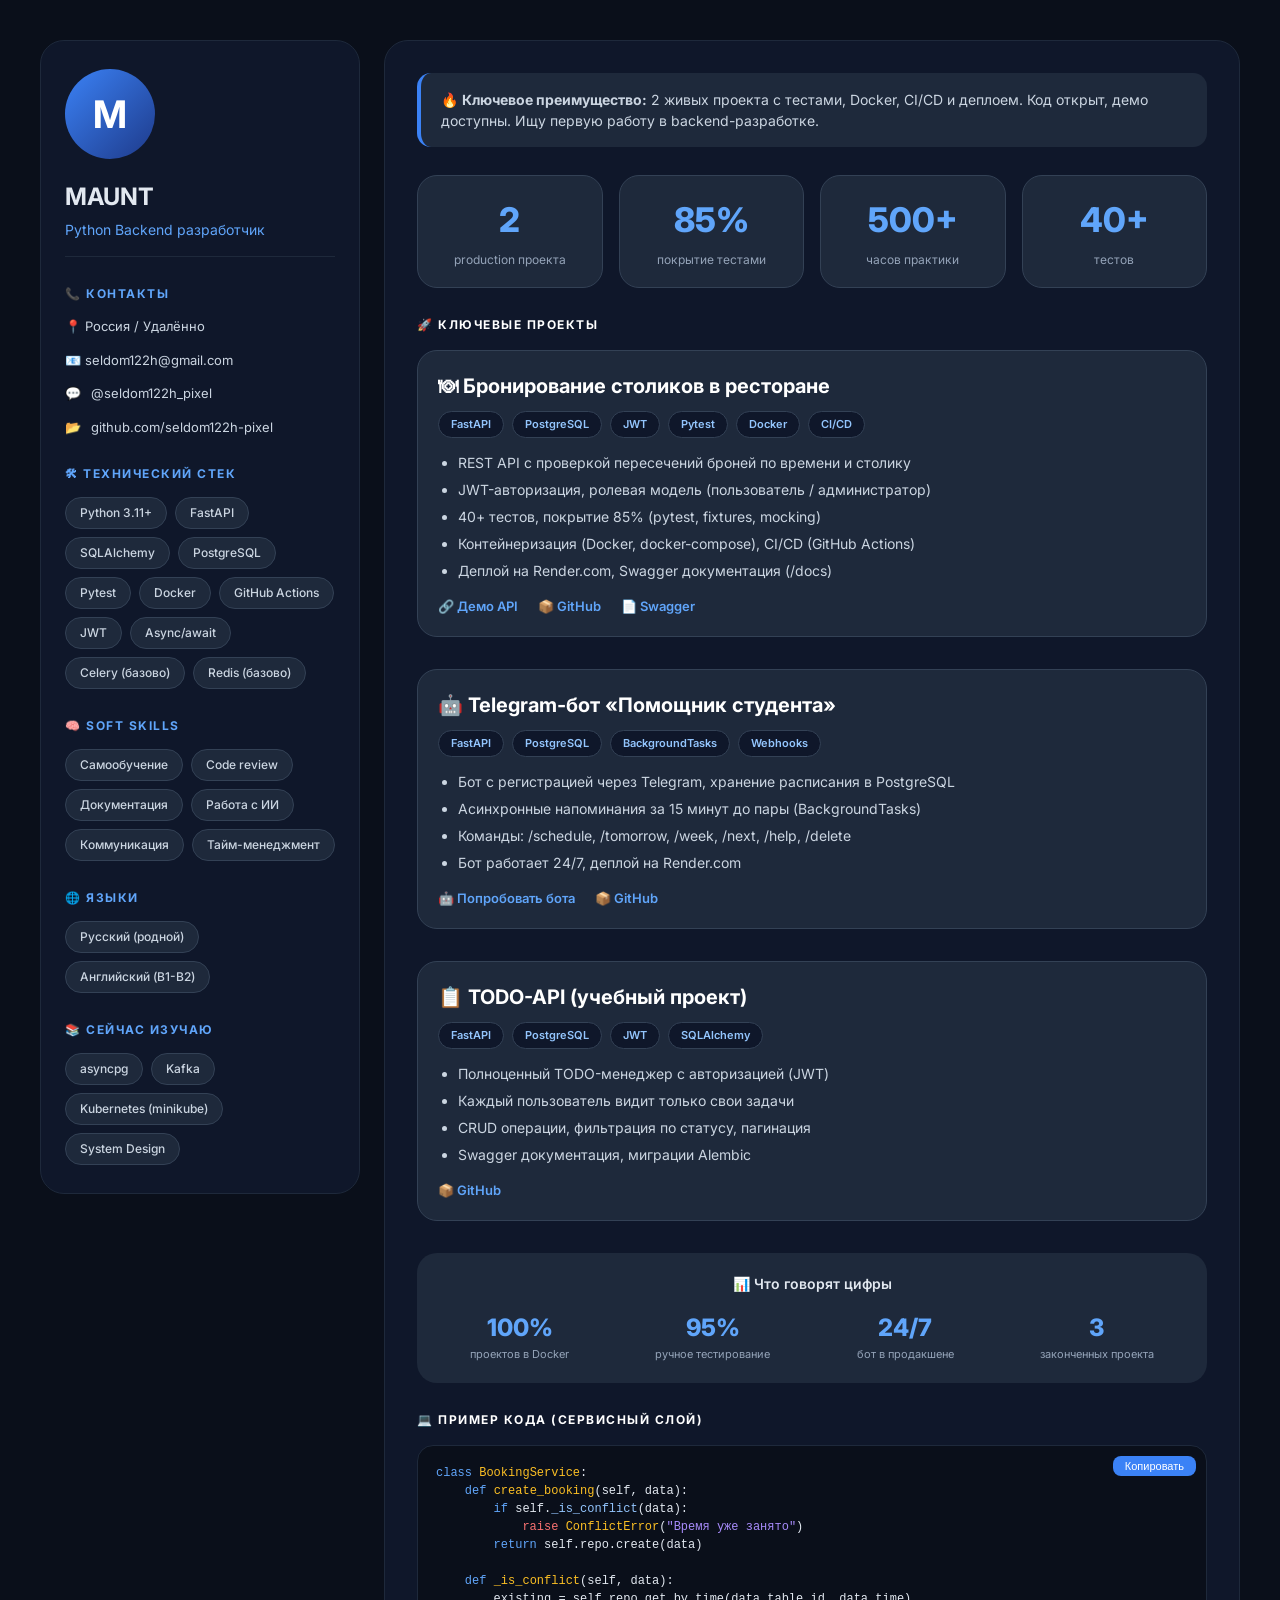
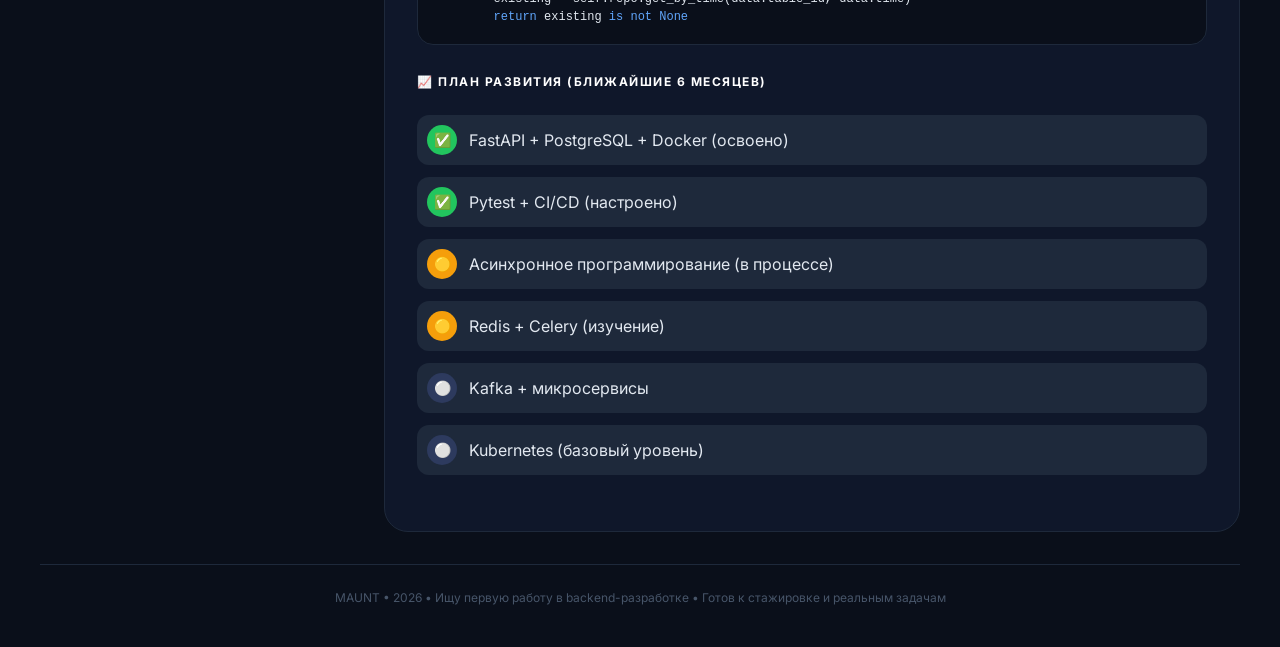
<file: index.html>
<!DOCTYPE html>
<html lang="ru">
<head>
    <meta charset="UTF-8">
    <meta name="viewport" content="width=device-width, initial-scale=1.0">
    <title>MAUNT | Python Backend разработчик</title>
    <link href="https://fonts.googleapis.com/css2?family=Inter:opsz,wght@14..32,400;14..32,500;14..32,600;14..32,700;14..32,800&display=swap" rel="stylesheet">
    <style>
        * {
            margin: 0;
            padding: 0;
            box-sizing: border-box;
        }

        body {
            font-family: 'Inter', sans-serif;
            background: #0a0f1a;
            color: #e2e8f0;
            line-height: 1.5;
            padding: 40px 20px;
        }

        .container {
            max-width: 1200px;
            margin: 0 auto;
        }

        /* ДВЕ КОЛОНКИ */
        .two-columns {
            display: grid;
            grid-template-columns: 320px 1fr;
            gap: 24px;
        }

        /* ЛЕВАЯ КОЛОНКА */
        .sidebar {
            background: #0f172a;
            border-radius: 24px;
            padding: 28px 24px;
            border: 1px solid #1e293b;
            height: fit-content;
            position: sticky;
            top: 20px;
        }

        /* ПРАВАЯ КОЛОНКА */
        .main-content {
            background: #0f172a;
            border-radius: 24px;
            padding: 32px;
            border: 1px solid #1e293b;
        }

        /* Аватар с пульсацией */
        .avatar {
            width: 90px;
            height: 90px;
            background: linear-gradient(135deg, #3b82f6, #1e3a8a);
            border-radius: 50%;
            display: flex;
            align-items: center;
            justify-content: center;
            margin-bottom: 20px;
            cursor: pointer;
            transition: 0.3s;
            animation: pulse 2s infinite;
        }
        @keyframes pulse {
            0% { box-shadow: 0 0 0 0 rgba(59,130,246,0.4); }
            70% { box-shadow: 0 0 0 10px rgba(59,130,246,0); }
            100% { box-shadow: 0 0 0 0 rgba(59,130,246,0); }
        }
        .avatar:hover {
            transform: scale(1.05);
        }
        .avatar span {
            font-size: 38px;
            font-weight: 700;
            color: white;
        }

        .name {
            font-size: 24px;
            font-weight: 700;
            margin-bottom: 4px;
        }

        .title {
            font-size: 14px;
            color: #60a5fa;
            margin-bottom: 20px;
            padding-bottom: 16px;
            border-bottom: 1px solid #1e293b;
        }

        /* Контакты с интерактивом */
        .contact-item {
            display: flex;
            align-items: center;
            gap: 10px;
            margin-bottom: 14px;
            font-size: 13px;
            color: #cbd5e1;
            transition: 0.2s;
            cursor: pointer;
        }
        .contact-item:hover {
            transform: translateX(5px);
            color: white;
        }
        .contact-item a {
            color: #cbd5e1;
            text-decoration: none;
        }
        .contact-item a:hover {
            color: white;
        }

        .section-title {
            font-size: 12px;
            font-weight: 700;
            text-transform: uppercase;
            letter-spacing: 1.5px;
            color: #60a5fa;
            margin: 28px 0 14px 0;
        }
        .section-title:first-of-type {
            margin-top: 0;
        }

        /* Теги навыков с анимацией */
        .skills {
            display: flex;
            flex-wrap: wrap;
            gap: 8px;
        }
        .skill {
            background: #1e293b;
            border: 1px solid #334155;
            padding: 6px 14px;
            border-radius: 30px;
            font-size: 12px;
            font-weight: 500;
            color: #cbd5e1;
            transition: all 0.2s;
            cursor: default;
        }
        .skill:hover {
            background: #2d3a5e;
            border-color: #3b82f6;
            transform: scale(1.03);
            color: white;
        }

        /* Статистика */
        .stats {
            display: flex;
            gap: 16px;
            margin: 24px 0 28px 0;
        }
        .stat-card {
            background: #1e293b;
            border-radius: 20px;
            padding: 18px 12px;
            text-align: center;
            flex: 1;
            border: 1px solid #334155;
            transition: all 0.2s;
            cursor: default;
        }
        .stat-card:hover {
            transform: translateY(-5px);
            border-color: #3b82f6;
            background: #253450;
        }
        .stat-number {
            font-size: 34px;
            font-weight: 800;
            color: #60a5fa;
        }
        .stat-label {
            font-size: 12px;
            color: #94a3b8;
            margin-top: 6px;
        }

        /* Блок преимущества с интерактивом */
        .highlight {
            background: #1e293b;
            border-left: 4px solid #3b82f6;
            padding: 16px 20px;
            border-radius: 14px;
            margin-bottom: 28px;
            font-size: 14px;
            color: #cbd5e1;
            transition: 0.2s;
        }
        .highlight:hover {
            background: #253450;
            transform: translateX(3px);
        }

        /* Проекты (развернутые) */
        .project {
            margin-bottom: 32px;
            padding: 20px;
            border-radius: 20px;
            background: #1e293b;
            border: 1px solid #334155;
            transition: all 0.2s;
        }
        .project:hover {
            transform: translateX(5px);
            border-color: #3b82f6;
            background: #253450;
        }
        .project-title {
            font-size: 20px;
            font-weight: 700;
            color: white;
            margin-bottom: 10px;
        }
        .project-stack {
            display: flex;
            flex-wrap: wrap;
            gap: 8px;
            margin-bottom: 14px;
        }
        .project-stack span {
            background: #0f172a;
            padding: 4px 12px;
            border-radius: 20px;
            font-size: 11px;
            font-weight: 600;
            color: #93c5fd;
            border: 1px solid #334155;
        }
        .project ul {
            margin-left: 20px;
            margin-bottom: 16px;
            font-size: 14px;
            color: #cbd5e1;
        }
        .project li {
            margin-bottom: 6px;
        }
        .project-links {
            display: flex;
            gap: 20px;
        }
        .project-links a {
            color: #60a5fa;
            text-decoration: none;
            font-size: 13px;
            font-weight: 600;
            transition: 0.2s;
        }
        .project-links a:hover {
            color: white;
            transform: translateX(3px);
            display: inline-block;
        }

        /* Блок "Что говорят цифры" */
        .metrics {
            background: #1e293b;
            border-radius: 20px;
            padding: 20px;
            margin: 28px 0;
            text-align: center;
        }
        .metrics-grid {
            display: flex;
            justify-content: space-around;
            flex-wrap: wrap;
            gap: 20px;
            margin-top: 16px;
        }
        .metric-item {
            text-align: center;
        }
        .metric-value {
            font-size: 24px;
            font-weight: 800;
            color: #60a5fa;
        }
        .metric-label {
            font-size: 11px;
            color: #94a3b8;
        }

        /* Код с копированием */
        .code-block {
            background: #0a0f1a;
            border: 1px solid #1e293b;
            border-radius: 16px;
            padding: 18px;
            font-family: 'Fira Code', monospace;
            font-size: 12px;
            overflow-x: auto;
            margin: 16px 0 24px 0;
            position: relative;
        }
        .copy-btn {
            position: absolute;
            top: 10px;
            right: 10px;
            background: #3b82f6;
            border: none;
            color: white;
            padding: 4px 12px;
            border-radius: 8px;
            font-size: 11px;
            cursor: pointer;
        }
        .copy-btn:hover {
            background: #2563eb;
        }

        /* План развития */
        .roadmap {
            margin: 24px 0;
        }
        .roadmap-item {
            display: flex;
            align-items: center;
            gap: 12px;
            margin-bottom: 12px;
            padding: 10px;
            background: #1e293b;
            border-radius: 12px;
            transition: 0.2s;
        }
        .roadmap-item:hover {
            transform: translateX(5px);
            background: #253450;
        }
        .roadmap-status {
            width: 30px;
            height: 30px;
            background: #2d3a5e;
            border-radius: 50%;
            display: flex;
            align-items: center;
            justify-content: center;
            font-size: 14px;
        }
        .roadmap-status.done {
            background: #22c55e;
            color: white;
        }
        .roadmap-status.progress {
            background: #f59e0b;
            color: white;
        }

        .footer {
            text-align: center;
            margin-top: 32px;
            padding-top: 24px;
            font-size: 12px;
            color: #475569;
            border-top: 1px solid #1e293b;
        }

        @media (max-width: 800px) {
            .two-columns {
                grid-template-columns: 1fr;
            }
            .stats {
                flex-direction: column;
            }
            .sidebar {
                position: static;
            }
        }
    </style>
</head>
<body>
    <div class="container">
        <div class="two-columns">
            <!-- ЛЕВАЯ КОЛОНКА -->
            <div class="sidebar">
                <div class="avatar">
                    <span>M</span>
                </div>
                <div class="name">MAUNT</div>
                <div class="title">Python Backend разработчик</div>

                <div class="section-title">📞 Контакты</div>
                <div class="contact-item">📍 Россия / Удалённо</div>
                <div class="contact-item">📧 seldom122h@gmail.com</div>
                <div class="contact-item">💬 <a href="https://t.me/seldom122h_pixel" target="_blank">@seldom122h_pixel</a></div>
                <div class="contact-item">📂 <a href="https://github.com/seldom122h-pixel" target="_blank">github.com/seldom122h-pixel</a></div>

                <div class="section-title">🛠 Технический стек</div>
                <div class="skills">
                    <span class="skill">Python 3.11+</span>
                    <span class="skill">FastAPI</span>
                    <span class="skill">SQLAlchemy</span>
                    <span class="skill">PostgreSQL</span>
                    <span class="skill">Pytest</span>
                    <span class="skill">Docker</span>
                    <span class="skill">GitHub Actions</span>
                    <span class="skill">JWT</span>
                    <span class="skill">Async/await</span>
                    <span class="skill">Celery (базово)</span>
                    <span class="skill">Redis (базово)</span>
                </div>

                <div class="section-title">🧠 Soft skills</div>
                <div class="skills">
                    <span class="skill">Самообучение</span>
                    <span class="skill">Code review</span>
                    <span class="skill">Документация</span>
                    <span class="skill">Работа с ИИ</span>
                    <span class="skill">Коммуникация</span>
                    <span class="skill">Тайм-менеджмент</span>
                </div>

                <div class="section-title">🌐 Языки</div>
                <div class="skills">
                    <span class="skill">Русский (родной)</span>
                    <span class="skill">Английский (B1-B2)</span>
                </div>

                <div class="section-title">📚 Сейчас изучаю</div>
                <div class="skills">
                    <span class="skill">asyncpg</span>
                    <span class="skill">Kafka</span>
                    <span class="skill">Kubernetes (minikube)</span>
                    <span class="skill">System Design</span>
                </div>
            </div>

            <!-- ПРАВАЯ КОЛОНКА -->
            <div class="main-content">
                <div class="highlight">
                    🔥 <strong>Ключевое преимущество:</strong> 2 живых проекта с тестами, Docker, CI/CD и деплоем. Код открыт, демо доступны. Ищу первую работу в backend-разработке.
                </div>

                <div class="stats">
                    <div class="stat-card">
                        <div class="stat-number">2</div>
                        <div class="stat-label">production проекта</div>
                    </div>
                    <div class="stat-card">
                        <div class="stat-number">85%</div>
                        <div class="stat-label">покрытие тестами</div>
                    </div>
                    <div class="stat-card">
                        <div class="stat-number">500+</div>
                        <div class="stat-label">часов практики</div>
                    </div>
                    <div class="stat-card">
                        <div class="stat-number">40+</div>
                        <div class="stat-label">тестов</div>
                    </div>
                </div>

                <div class="section-title" style="color: white; margin-bottom: 16px;">🚀 Ключевые проекты</div>

                <div class="project">
                    <div class="project-title">🍽 Бронирование столиков в ресторане</div>
                    <div class="project-stack">
                        <span>FastAPI</span><span>PostgreSQL</span><span>JWT</span><span>Pytest</span><span>Docker</span><span>CI/CD</span>
                    </div>
                    <ul>
                        <li>REST API с проверкой пересечений броней по времени и столику</li>
                        <li>JWT-авторизация, ролевая модель (пользователь / администратор)</li>
                        <li>40+ тестов, покрытие 85% (pytest, fixtures, mocking)</li>
                        <li>Контейнеризация (Docker, docker-compose), CI/CD (GitHub Actions)</li>
                        <li>Деплой на Render.com, Swagger документация (/docs)</li>
                    </ul>
                    <div class="project-links">
                        <a href="#">🔗 Демо API</a>
                        <a href="#">📦 GitHub</a>
                        <a href="#">📄 Swagger</a>
                    </div>
                </div>

                <div class="project">
                    <div class="project-title">🤖 Telegram-бот «Помощник студента»</div>
                    <div class="project-stack">
                        <span>FastAPI</span><span>PostgreSQL</span><span>BackgroundTasks</span><span>Webhooks</span>
                    </div>
                    <ul>
                        <li>Бот с регистрацией через Telegram, хранение расписания в PostgreSQL</li>
                        <li>Асинхронные напоминания за 15 минут до пары (BackgroundTasks)</li>
                        <li>Команды: /schedule, /tomorrow, /week, /next, /help, /delete</li>
                        <li>Бот работает 24/7, деплой на Render.com</li>
                    </ul>
                    <div class="project-links">
                        <a href="#">🤖 Попробовать бота</a>
                        <a href="#">📦 GitHub</a>
                    </div>
                </div>

                <div class="project">
                    <div class="project-title">📋 TODO-API (учебный проект)</div>
                    <div class="project-stack">
                        <span>FastAPI</span><span>PostgreSQL</span><span>JWT</span><span>SQLAlchemy</span>
                    </div>
                    <ul>
                        <li>Полноценный TODO-менеджер с авторизацией (JWT)</li>
                        <li>Каждый пользователь видит только свои задачи</li>
                        <li>CRUD операции, фильтрация по статусу, пагинация</li>
                        <li>Swagger документация, миграции Alembic</li>
                    </ul>
                    <div class="project-links">
                        <a href="#">📦 GitHub</a>
                    </div>
                </div>

                <!-- Блок "Что говорят цифры" -->
                <div class="metrics">
                    <div style="font-size: 14px; font-weight: 600;">📊 Что говорят цифры</div>
                    <div class="metrics-grid">
                        <div class="metric-item">
                            <div class="metric-value">100%</div>
                            <div class="metric-label">проектов в Docker</div>
                        </div>
                        <div class="metric-item">
                            <div class="metric-value">95%</div>
                            <div class="metric-label">ручное тестирование</div>
                        </div>
                        <div class="metric-item">
                            <div class="metric-value">24/7</div>
                            <div class="metric-label">бот в продакшене</div>
                        </div>
                        <div class="metric-item">
                            <div class="metric-value">3</div>
                            <div class="metric-label">законченных проекта</div>
                        </div>
                    </div>
                </div>

                <!-- Пример кода с копированием -->
                <div class="section-title" style="color: white; margin-top: 10px;">💻 Пример кода (сервисный слой)</div>
                <div class="code-block" id="codeBlock">
                    <button class="copy-btn" onclick="copyCode()">Копировать</button>
                    <code>
<span style="color:#60a5fa">class</span> <span style="color:#fbbf24">BookingService</span>:<br>
&nbsp;&nbsp;&nbsp;&nbsp;<span style="color:#60a5fa">def</span> <span style="color:#fbbf24">create_booking</span>(self, data):<br>
&nbsp;&nbsp;&nbsp;&nbsp;&nbsp;&nbsp;&nbsp;&nbsp;<span style="color:#60a5fa">if</span> self.<span style="color:#93c5fd">_is_conflict</span>(data):<br>
&nbsp;&nbsp;&nbsp;&nbsp;&nbsp;&nbsp;&nbsp;&nbsp;&nbsp;&nbsp;&nbsp;&nbsp;<span style="color:#f87171">raise</span> <span style="color:#fbbf24">ConflictError</span>(<span style="color:#a78bfa">"Время уже занято"</span>)<br>
&nbsp;&nbsp;&nbsp;&nbsp;&nbsp;&nbsp;&nbsp;&nbsp;<span style="color:#60a5fa">return</span> self.repo.create(data)<br>
<br>
&nbsp;&nbsp;&nbsp;&nbsp;<span style="color:#60a5fa">def</span> <span style="color:#fbbf24">_is_conflict</span>(self, data):<br>
&nbsp;&nbsp;&nbsp;&nbsp;&nbsp;&nbsp;&nbsp;&nbsp;existing = self.repo.get_by_time(data.table_id, data.time)<br>
&nbsp;&nbsp;&nbsp;&nbsp;&nbsp;&nbsp;&nbsp;&nbsp;<span style="color:#60a5fa">return</span> existing <span style="color:#60a5fa">is not</span> <span style="color:#60a5fa">None</span>
                    </code>
                </div>

                <!-- План развития -->
                <div class="section-title" style="color: white;">📈 План развития (ближайшие 6 месяцев)</div>
                <div class="roadmap">
                    <div class="roadmap-item">
                        <div class="roadmap-status done">✅</div>
                        <div>FastAPI + PostgreSQL + Docker (освоено)</div>
                    </div>
                    <div class="roadmap-item">
                        <div class="roadmap-status done">✅</div>
                        <div>Pytest + CI/CD (настроено)</div>
                    </div>
                    <div class="roadmap-item">
                        <div class="roadmap-status progress">🟡</div>
                        <div>Асинхронное программирование (в процессе)</div>
                    </div>
                    <div class="roadmap-item">
                        <div class="roadmap-status progress">🟡</div>
                        <div>Redis + Celery (изучение)</div>
                    </div>
                    <div class="roadmap-item">
                        <div class="roadmap-status">⚪</div>
                        <div>Kafka + микросервисы</div>
                    </div>
                    <div class="roadmap-item">
                        <div class="roadmap-status">⚪</div>
                        <div>Kubernetes (базовый уровень)</div>
                    </div>
                </div>
            </div>
        </div>

        <div class="footer">
            MAUNT • 2026 • Ищу первую работу в backend-разработке • Готов к стажировке и реальным задачам
        </div>
    </div>

    <script>
        function copyCode() {
            const codeBlock = document.getElementById('codeBlock');
            const code = codeBlock.innerText.replace('Копировать', '').trim();
            navigator.clipboard.writeText(code);
            const btn = document.querySelector('.copy-btn');
            btn.textContent = 'Скопировано!';
            setTimeout(() => {
                btn.textContent = 'Копировать';
            }, 2000);
        }
    </script>
</body>
</html>
</file>
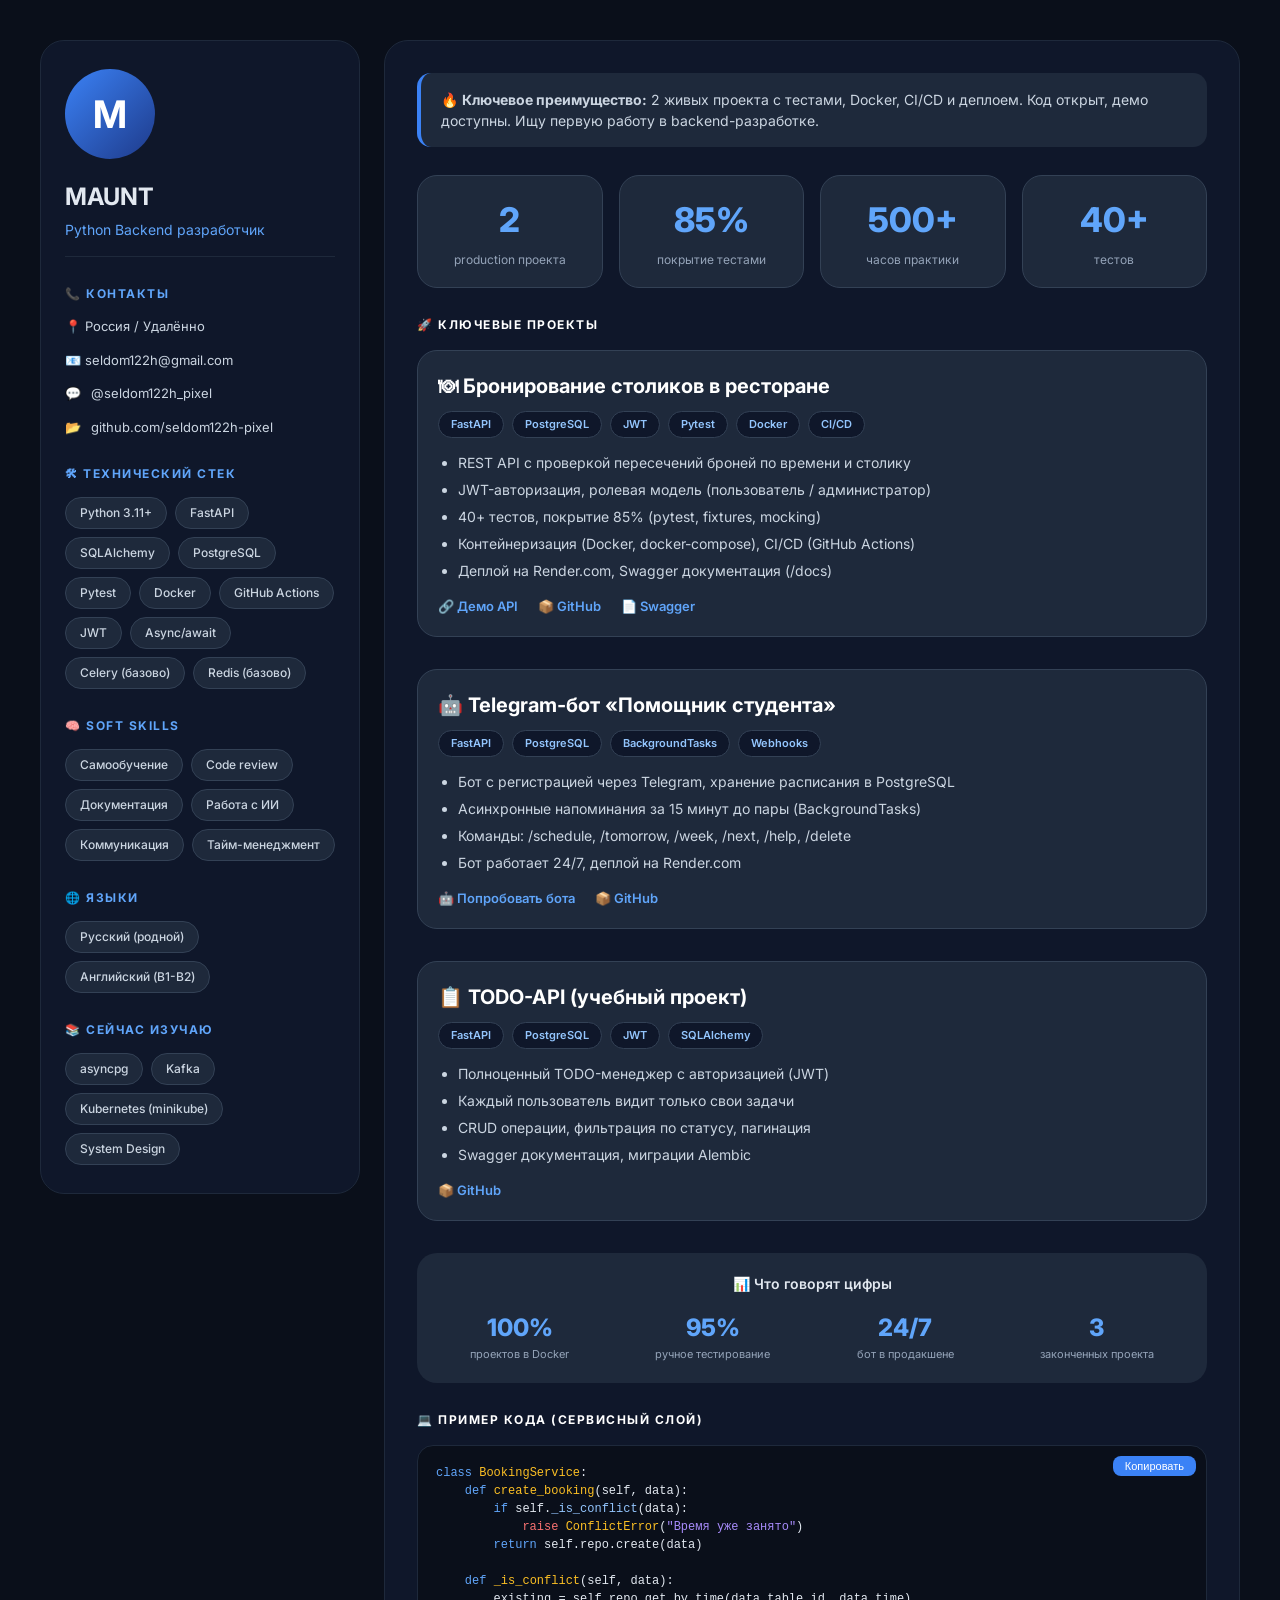
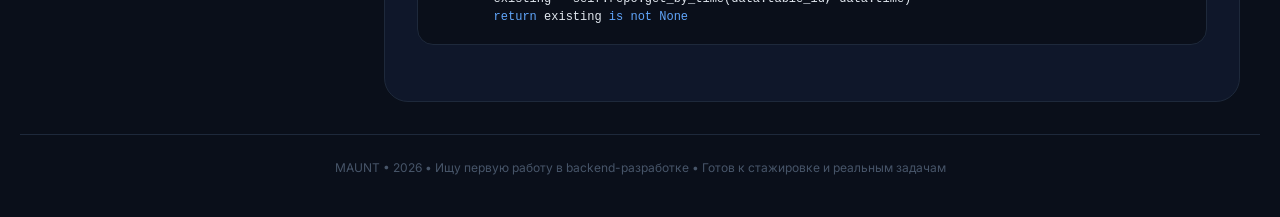
<file: Resume Backend-Py/index.html>
<!DOCTYPE html>
<html lang="ru">
<head>
    <meta charset="UTF-8">
    <meta name="viewport" content="width=device-width, initial-scale=1.0">
    <title>MAUNT | Python Backend разработчик</title>
    <link rel="stylesheet" href="style.css">
    <link href="https://fonts.googleapis.com/css2?family=Inter:opsz,wght@14..32,400;14..32,500;14..32,600;14..32,700;14..32,800&display=swap" rel="stylesheet">
</head>
<body>
    <div class="container">
        <div class="two-columns">
            <!-- ЛЕВАЯ КОЛОНКА -->
            <div class="sidebar">
                <div class="avatar">
                    <span>M</span>
                </div>
                <div class="name">MAUNT</div>
                <div class="title">Python Backend разработчик</div>

                <div class="section-title">📞 Контакты</div>
                <div class="contact-item">📍 Россия / Удалённо</div>
                <div class="contact-item">📧 seldom122h@gmail.com</div>
                <div class="contact-item">💬 <a href="https://t.me/seldom122h_pixel" target="_blank">@seldom122h_pixel</a></div>
                <div class="contact-item">📂 <a href="https://github.com/seldom122h-pixel" target="_blank">github.com/seldom122h-pixel</a></div>

                <div class="section-title">🛠 Технический стек</div>
                <div class="skills">
                    <span class="skill">Python 3.11+</span>
                    <span class="skill">FastAPI</span>
                    <span class="skill">SQLAlchemy</span>
                    <span class="skill">PostgreSQL</span>
                    <span class="skill">Pytest</span>
                    <span class="skill">Docker</span>
                    <span class="skill">GitHub Actions</span>
                    <span class="skill">JWT</span>
                    <span class="skill">Async/await</span>
                    <span class="skill">Celery (базово)</span>
                    <span class="skill">Redis (базово)</span>
                </div>

                <div class="section-title">🧠 Soft skills</div>
                <div class="skills">
                    <span class="skill">Самообучение</span>
                    <span class="skill">Code review</span>
                    <span class="skill">Документация</span>
                    <span class="skill">Работа с ИИ</span>
                    <span class="skill">Коммуникация</span>
                    <span class="skill">Тайм-менеджмент</span>
                </div>

                <div class="section-title">🌐 Языки</div>
                <div class="skills">
                    <span class="skill">Русский (родной)</span>
                    <span class="skill">Английский (B1-B2)</span>
                </div>

                <div class="section-title">📚 Сейчас изучаю</div>
                <div class="skills">
                    <span class="skill">asyncpg</span>
                    <span class="skill">Kafka</span>
                    <span class="skill">Kubernetes (minikube)</span>
                    <span class="skill">System Design</span>
                </div>
            </div>

            <!-- ПРАВАЯ КОЛОНКА -->
            <div class="main-content">
                <div class="highlight">
                    🔥 <strong>Ключевое преимущество:</strong> 2 живых проекта с тестами, Docker, CI/CD и деплоем. Код открыт, демо доступны. Ищу первую работу в backend-разработке.
                </div>

                <div class="stats">
                    <div class="stat-card">
                        <div class="stat-number">2</div>
                        <div class="stat-label">production проекта</div>
                    </div>
                    <div class="stat-card">
                        <div class="stat-number">85%</div>
                        <div class="stat-label">покрытие тестами</div>
                    </div>
                    <div class="stat-card">
                        <div class="stat-number">500+</div>
                        <div class="stat-label">часов практики</div>
                    </div>
                    <div class="stat-card">
                        <div class="stat-number">40+</div>
                        <div class="stat-label">тестов</div>
                    </div>
                </div>

                <div class="section-title" style="color: white; margin-bottom: 16px;">🚀 Ключевые проекты</div>

                <div class="project">
                    <div class="project-title">🍽 Бронирование столиков в ресторане</div>
                    <div class="project-stack">
                        <span>FastAPI</span><span>PostgreSQL</span><span>JWT</span><span>Pytest</span><span>Docker</span><span>CI/CD</span>
                    </div>
                    <ul>
                        <li>REST API с проверкой пересечений броней по времени и столику</li>
                        <li>JWT-авторизация, ролевая модель (пользователь / администратор)</li>
                        <li>40+ тестов, покрытие 85% (pytest, fixtures, mocking)</li>
                        <li>Контейнеризация (Docker, docker-compose), CI/CD (GitHub Actions)</li>
                        <li>Деплой на Render.com, Swagger документация (/docs)</li>
                    </ul>
                    <div class="project-links">
                        <a href="#">🔗 Демо API</a>
                        <a href="#">📦 GitHub</a>
                        <a href="#">📄 Swagger</a>
                    </div>
                </div>

                <div class="project">
                    <div class="project-title">🤖 Telegram-бот «Помощник студента»</div>
                    <div class="project-stack">
                        <span>FastAPI</span><span>PostgreSQL</span><span>BackgroundTasks</span><span>Webhooks</span>
                    </div>
                    <ul>
                        <li>Бот с регистрацией через Telegram, хранение расписания в PostgreSQL</li>
                        <li>Асинхронные напоминания за 15 минут до пары (BackgroundTasks)</li>
                        <li>Команды: /schedule, /tomorrow, /week, /next, /help, /delete</li>
                        <li>Бот работает 24/7, деплой на Render.com</li>
                    </ul>
                    <div class="project-links">
                        <a href="#">🤖 Попробовать бота</a>
                        <a href="#">📦 GitHub</a>
                    </div>
                </div>

                <div class="project">
                    <div class="project-title">📋 TODO-API (учебный проект)</div>
                    <div class="project-stack">
                        <span>FastAPI</span><span>PostgreSQL</span><span>JWT</span><span>SQLAlchemy</span>
                    </div>
                    <ul>
                        <li>Полноценный TODO-менеджер с авторизацией (JWT)</li>
                        <li>Каждый пользователь видит только свои задачи</li>
                        <li>CRUD операции, фильтрация по статусу, пагинация</li>
                        <li>Swagger документация, миграции Alembic</li>
                    </ul>
                    <div class="project-links">
                        <a href="#">📦 GitHub</a>
                    </div>
                </div>

                <!-- Блок "Что говорят цифры" -->
                <div class="metrics">
                    <div style="font-size: 14px; font-weight: 600;">📊 Что говорят цифры</div>
                    <div class="metrics-grid">
                        <div class="metric-item">
                            <div class="metric-value">100%</div>
                            <div class="metric-label">проектов в Docker</div>
                        </div>
                        <div class="metric-item">
                            <div class="metric-value">95%</div>
                            <div class="metric-label">ручное тестирование</div>
                        </div>
                        <div class="metric-item">
                            <div class="metric-value">24/7</div>
                            <div class="metric-label">бот в продакшене</div>
                        </div>
                        <div class="metric-item">
                            <div class="metric-value">3</div>
                            <div class="metric-label">законченных проекта</div>
                        </div>
                    </div>
                </div>

                <!-- Пример кода с копированием -->
                <div class="section-title" style="color: white; margin-top: 10px;">💻 Пример кода (сервисный слой)</div>
                <div class="code-block" id="codeBlock">
                    <button class="copy-btn" onclick="copyCode()">Копировать</button>
                    <code>
<span style="color:#60a5fa">class</span> <span style="color:#fbbf24">BookingService</span>:<br>
&nbsp;&nbsp;&nbsp;&nbsp;<span style="color:#60a5fa">def</span> <span style="color:#fbbf24">create_booking</span>(self, data):<br>
&nbsp;&nbsp;&nbsp;&nbsp;&nbsp;&nbsp;&nbsp;&nbsp;<span style="color:#60a5fa">if</span> self.<span style="color:#93c5fd">_is_conflict</span>(data):<br>
&nbsp;&nbsp;&nbsp;&nbsp;&nbsp;&nbsp;&nbsp;&nbsp;&nbsp;&nbsp;&nbsp;&nbsp;<span style="color:#f87171">raise</span> <span style="color:#fbbf24">ConflictError</span>(<span style="color:#a78bfa">"Время уже занято"</span>)<br>
&nbsp;&nbsp;&nbsp;&nbsp;&nbsp;&nbsp;&nbsp;&nbsp;<span style="color:#60a5fa">return</span> self.repo.create(data)<br>
<br>
&nbsp;&nbsp;&nbsp;&nbsp;<span style="color:#60a5fa">def</span> <span style="color:#fbbf24">_is_conflict</span>(self, data):<br>
&nbsp;&nbsp;&nbsp;&nbsp;&nbsp;&nbsp;&nbsp;&nbsp;existing = self.repo.get_by_time(data.table_id, data.time)<br>
&nbsp;&nbsp;&nbsp;&nbsp;&nbsp;&nbsp;&nbsp;&nbsp;<span style="color:#60a5fa">return</span> existing <span style="color:#60a5fa">is not</span> <span style="color:#60a5fa">None</span>
                    </code>
                </div>
                </div>
            </div>
        </div>

        <div class="footer">
            MAUNT • 2026 • Ищу первую работу в backend-разработке • Готов к стажировке и реальным задачам
        </div>
    </div>

    <script>
        function copyCode() {
            const codeBlock = document.getElementById('codeBlock');
            const code = codeBlock.innerText.replace('Копировать', '').trim();
            navigator.clipboard.writeText(code);
            const btn = document.querySelector('.copy-btn');
            btn.textContent = 'Скопировано!';
            setTimeout(() => {
                btn.textContent = 'Копировать';
            }, 2000);
        }
    </script>
</body>
</html>
</file>
<file: Resume Backend-Py/style.css>
* {
    margin: 0;
    padding: 0;
    box-sizing: border-box;
}

body {
    font-family: 'Inter', sans-serif;
    background: #0a0f1a;
    color: #e2e8f0;
    line-height: 1.5;
    padding: 40px 20px;
}

.container {
    max-width: 1200px;
    margin: 0 auto;
}

/* ДВЕ КОЛОНКИ */
.two-columns {
    display: grid;
    grid-template-columns: 320px 1fr;
    gap: 24px;
}

/* ЛЕВАЯ КОЛОНКА */
.sidebar {
    background: #0f172a;
    border-radius: 24px;
    padding: 28px 24px;
    border: 1px solid #1e293b;
    height: fit-content;
    position: sticky;
    top: 20px;
}

/* ПРАВАЯ КОЛОНКА */
.main-content {
    background: #0f172a;
    border-radius: 24px;
    padding: 32px;
    border: 1px solid #1e293b;
}

/* Аватар с пульсацией */
.avatar {
    width: 90px;
    height: 90px;
    background: linear-gradient(135deg, #3b82f6, #1e3a8a);
    border-radius: 50%;
    display: flex;
    align-items: center;
    justify-content: center;
    margin-bottom: 20px;
    cursor: pointer;
    transition: 0.3s;
    animation: pulse 2s infinite;
}
@keyframes pulse {
    0% { box-shadow: 0 0 0 0 rgba(59,130,246,0.4); }
    70% { box-shadow: 0 0 0 10px rgba(59,130,246,0); }
    100% { box-shadow: 0 0 0 0 rgba(59,130,246,0); }
}
.avatar:hover {
    transform: scale(1.05);
}
.avatar span {
    font-size: 38px;
    font-weight: 700;
    color: white;
}

.name {
    font-size: 24px;
    font-weight: 700;
    margin-bottom: 4px;
}

.title {
    font-size: 14px;
    color: #60a5fa;
    margin-bottom: 20px;
    padding-bottom: 16px;
    border-bottom: 1px solid #1e293b;
}

/* Контакты с интерактивом */
.contact-item {
    display: flex;
    align-items: center;
    gap: 10px;
    margin-bottom: 14px;
    font-size: 13px;
    color: #cbd5e1;
    transition: 0.2s;
    cursor: pointer;
}
.contact-item:hover {
    transform: translateX(5px);
    color: white;
}
.contact-item a {
    color: #cbd5e1;
    text-decoration: none;
}
.contact-item a:hover {
    color: white;
}

.section-title {
    font-size: 12px;
    font-weight: 700;
    text-transform: uppercase;
    letter-spacing: 1.5px;
    color: #60a5fa;
    margin: 28px 0 14px 0;
}
.section-title:first-of-type {
    margin-top: 0;
}

/* Теги навыков с анимацией */
.skills {
    display: flex;
    flex-wrap: wrap;
    gap: 8px;
}
.skill {
    background: #1e293b;
    border: 1px solid #334155;
    padding: 6px 14px;
    border-radius: 30px;
    font-size: 12px;
    font-weight: 500;
    color: #cbd5e1;
    transition: all 0.2s;
    cursor: default;
}
.skill:hover {
    background: #2d3a5e;
    border-color: #3b82f6;
    transform: scale(1.03);
    color: white;
}

/* Статистика */
.stats {
    display: flex;
    gap: 16px;
    margin: 24px 0 28px 0;
}
.stat-card {
    background: #1e293b;
    border-radius: 20px;
    padding: 18px 12px;
    text-align: center;
    flex: 1;
    border: 1px solid #334155;
    transition: all 0.2s;
    cursor: default;
}
.stat-card:hover {
    transform: translateY(-5px);
    border-color: #3b82f6;
    background: #253450;
}
.stat-number {
    font-size: 34px;
    font-weight: 800;
    color: #60a5fa;
}
.stat-label {
    font-size: 12px;
    color: #94a3b8;
    margin-top: 6px;
}

/* Блок преимущества с интерактивом */
.highlight {
    background: #1e293b;
    border-left: 4px solid #3b82f6;
    padding: 16px 20px;
    border-radius: 14px;
    margin-bottom: 28px;
    font-size: 14px;
    color: #cbd5e1;
    transition: 0.2s;
}
.highlight:hover {
    background: #253450;
    transform: translateX(3px);
}

/* Проекты (развернутые) */
.project {
    margin-bottom: 32px;
    padding: 20px;
    border-radius: 20px;
    background: #1e293b;
    border: 1px solid #334155;
    transition: all 0.2s;
}
.project:hover {
    transform: translateX(5px);
    border-color: #3b82f6;
    background: #253450;
}
.project-title {
    font-size: 20px;
    font-weight: 700;
    color: white;
    margin-bottom: 10px;
}
.project-stack {
    display: flex;
    flex-wrap: wrap;
    gap: 8px;
    margin-bottom: 14px;
}
.project-stack span {
    background: #0f172a;
    padding: 4px 12px;
    border-radius: 20px;
    font-size: 11px;
    font-weight: 600;
    color: #93c5fd;
    border: 1px solid #334155;
}
.project ul {
    margin-left: 20px;
    margin-bottom: 16px;
    font-size: 14px;
    color: #cbd5e1;
}
.project li {
    margin-bottom: 6px;
}
.project-links {
    display: flex;
    gap: 20px;
}
.project-links a {
    color: #60a5fa;
    text-decoration: none;
    font-size: 13px;
    font-weight: 600;
    transition: 0.2s;
}
.project-links a:hover {
    color: white;
    transform: translateX(3px);
    display: inline-block;
}

/* Блок "Что говорят цифры" */
.metrics {
    background: #1e293b;
    border-radius: 20px;
    padding: 20px;
    margin: 28px 0;
    text-align: center;
}
.metrics-grid {
    display: flex;
    justify-content: space-around;
    flex-wrap: wrap;
    gap: 20px;
    margin-top: 16px;
}
.metric-item {
    text-align: center;
}
.metric-value {
    font-size: 24px;
    font-weight: 800;
    color: #60a5fa;
}
.metric-label {
    font-size: 11px;
    color: #94a3b8;
}

/* Код с копированием */
.code-block {
    background: #0a0f1a;
    border: 1px solid #1e293b;
    border-radius: 16px;
    padding: 18px;
    font-family: 'Fira Code', monospace;
    font-size: 12px;
    overflow-x: auto;
    margin: 16px 0 24px 0;
    position: relative;
}
.copy-btn {
    position: absolute;
    top: 10px;
    right: 10px;
    background: #3b82f6;
    border: none;
    color: white;
    padding: 4px 12px;
    border-radius: 8px;
    font-size: 11px;
    cursor: pointer;
}
.copy-btn:hover {
    background: #2563eb;
}

/* План развития */
.roadmap {
    margin: 24px 0;
}
.roadmap-item {
    display: flex;
    align-items: center;
    gap: 12px;
    margin-bottom: 12px;
    padding: 10px;
    background: #1e293b;
    border-radius: 12px;
    transition: 0.2s;
}
.roadmap-item:hover {
    transform: translateX(5px);
    background: #253450;
}
.roadmap-status {
    width: 30px;
    height: 30px;
    background: #2d3a5e;
    border-radius: 50%;
    display: flex;
    align-items: center;
    justify-content: center;
    font-size: 14px;
}
.roadmap-status.done {
    background: #22c55e;
    color: white;
}
.roadmap-status.progress {
    background: #f59e0b;
    color: white;
}

.footer {
    text-align: center;
    margin-top: 32px;
    padding-top: 24px;
    font-size: 12px;
    color: #475569;
    border-top: 1px solid #1e293b;
}

@media (max-width: 800px) {
    .two-columns {
        grid-template-columns: 1fr;
    }
    .stats {
        flex-direction: column;
    }
    .sidebar {
        position: static;
    }
}
</file>
